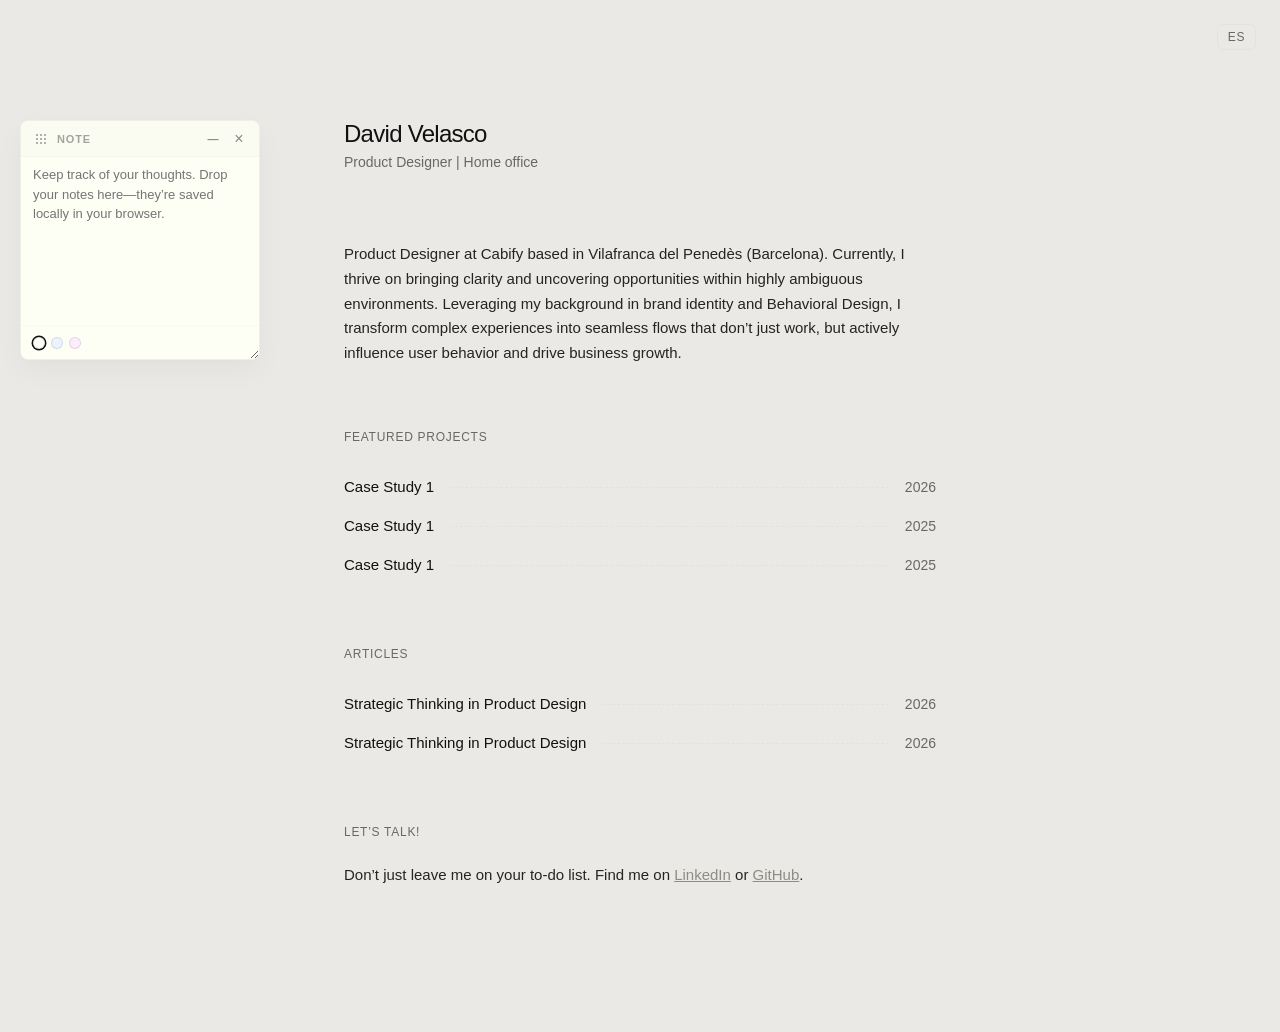
<file: index.html>
<!DOCTYPE html>
<html lang="en">
<head>
    <meta charset="UTF-8">
    <meta name="viewport" content="width=device-width, initial-scale=1.0">
    <title>David Velasco | Product Designer</title>
    <link rel="stylesheet" href="style.css">
</head>
<body>

    <!-- Language toggle (top-right, fixed) -->
    <button id="lang-toggle" class="lang-toggle" aria-label="Switch to Spanish">ES</button>

    <main class="container">

        <header class="header-main">
            <h1>David Velasco</h1>
            <p class="subtitle" data-i18n="home.role">Subtitle</p>
        </header>

        <section class="description">
            <p data-i18n="home.bio">Description</p>
        </section>

        <section>
            <h2 data-i18n="home.section.projects">Featured Projects</h2>
            <div class="list">

                <a href="proyectos/a5f16aa6.html" class="item">
                    <span class="title" data-i18n="home.project1.title">Case Study 1</span>
                    <span class="dots" aria-hidden="true"></span>
                    <span class="year">2026</span>
                </a>
                 <a href="proyectos/a5f16aa6.html" class="item">
                    <span class="title" data-i18n="home.project1.title">Case Study 2</span>
                    <span class="dots" aria-hidden="true"></span>
                    <span class="year">2025</span>
                </a>
                 <a href="proyectos/a5f16aa6.html" class="item">
                    <span class="title" data-i18n="home.project1.title">Case Study 3</span>
                    <span class="dots" aria-hidden="true"></span>
                    <span class="year">2025</span>
                </a>

            </div>
        </section>

        <section>
            <h2 data-i18n="home.section.articles">Articles</h2>
            <div class="list">

                <a href="articulos/article-1.html" class="item">
                    <span class="title" data-i18n="home.article1.title">
                        Article 1
                    </span>
                    <span class="dots" aria-hidden="true"></span>
                    <span class="year">2026</span>
                </a>
                <a href="articulos/article-1.html" class="item">
                    <span class="title" data-i18n="home.article1.title">
                        Article 2
                    </span>
                    <span class="dots" aria-hidden="true"></span>
                    <span class="year">2026</span>
                </a>

            </div>
        </section>

                <section>
            <h2 data-i18n="home.section.more"></h2>
            <div>
                <p class="description subtitle url">
                    <span data-i18n="home.section.more.text"></span>
                    <a href="https://www.linkedin.com/in/davelascoo/" target="_blank">LinkedIn</a>
                    <span data-i18n="home.section.more.text.or"></span> 
                    <a href="https://github.com/dvecan" target="_blank">GitHub</a>. 
                </p>

            </div>
        </section>

    </main>

    <!--
        Load i18n first so translations are available when note.js initialises.
        note.js replaces the old postit.js.
    -->
    <script src="i18n.js"></script>
    <script src="note.js" defer></script>
    <script>
        document.addEventListener("DOMContentLoaded", () => {
            i18n.init();
        });
    </script>

</body>
</html>
</file>
<file: style.css>
/* =============================================================================
   style.css — David Velasco Portfolio
   Minimalist design system: global variables, layout, components, responsive
   ============================================================================= */

/* --- DESIGN TOKENS --------------------------------------------------------- */
:root {
    /* Colors */
    --color-bg:           #EAE9E5;
    --color-text:         #111111;
    --color-text-muted:   #686868;
    --color-text-body:    #242424;
    --color-accent:       #000000;
    --color-line:         #e2e2e2;
    --color-border:       rgba(0, 0, 0, 0.05);

    /* Typography */
    --font-family: 'Geist Sans', -apple-system, BlinkMacSystemFont,
                   "Segoe UI", Roboto, Helvetica, Arial, sans-serif;

    /* Spacing scale */
    --space-xs:   6px;
    --space-sm:   16px;
    --space-md:   24px;
    --space-lg:   32px;
    --space-xl:   48px;
    --space-2xl:  64px;
    --space-3xl:  72px;

    /* Layout */
    --content-max-width: 640px;
    --content-padding-top: 120px;
    --content-padding-bottom: 80px;

    /* Note widget */
    --note-min-width:  160px;
    --note-max-width:  450px;
    --note-max-height: 450px;
    --note-header-height: 36px;
    --note-border-radius: 8px;

    /* Transitions */
    --transition-fast: 0.2s ease;
    --transition-smooth: 0.3s cubic-bezier(0.16, 1, 0.3, 1);
}

/* --- RESET ----------------------------------------------------------------- */
*, *::before, *::after {
    box-sizing: border-box;
}

/* --- BASE ------------------------------------------------------------------ */
body {
    background-color: var(--color-bg);
    color: var(--color-text);
    font-family: var(--font-family);
    margin: 0;
    padding: 0;
    display: flex;
    justify-content: center;
    -webkit-font-smoothing: antialiased;
    -moz-osx-font-smoothing: grayscale;
}
.url a {
    color: #8d8d86; /* <-- Cambia este código HEX por el color de acento de tu portfolio */
    text-decoration: underline; /* Mantiene la línea abajo para indicar que es clicable (buena UX) */
    transition: color 0.2s ease, opacity 0.2s ease; /* Transición suave */
}

.url a:hover {
    color: #bcbbb5; /* Un tono un poco más oscuro o diferente para el feedback visual */
    opacity: 0.8;
}
/* --- LAYOUT ---------------------------------------------------------------- */
.container {
    max-width: var(--content-max-width);
    width: 100%;
    padding: var(--content-padding-top) var(--space-md) var(--content-padding-bottom);
}

/* --- HEADER --------------------------------------------------------------- */
.header-main {
    margin-bottom: var(--space-3xl);
}

/* Language toggle button (top-right corner) */
.lang-toggle {
    position: fixed;
    top: var(--space-md);
    right: var(--space-md);
    background: none;
    border: 1px solid var(--color-line);
    border-radius: 6px;
    font-family: var(--font-family);
    font-size: 12px;
    font-weight: 500;
    color: var(--color-text-muted);
    padding: 5px 10px;
    cursor: pointer;
    letter-spacing: 0.05em;
    transition: color var(--transition-fast),
                border-color var(--transition-fast);
    z-index: 100;
}

.lang-toggle:hover {
    color: var(--color-accent);
    border-color: var(--color-accent);
}

/* --- TYPOGRAPHY ------------------------------------------------------------ */
h1 {
    font-size: 24px;
    font-weight: 500;
    margin: 0 0 var(--space-xs) 0;
    letter-spacing: -0.03em;
}

h2 {
    font-size: 12px;
    font-weight: 500;
    color: var(--color-text-muted);
    margin-top: var(--space-2xl);
    margin-bottom: var(--space-md);
    text-transform: uppercase;
    letter-spacing: 0.06em;
}

.subtitle {
    color: var(--color-text-muted);
    font-size: 14px;
    margin: 0 0 var(--space-lg) 0;
}

.description {
    font-size: 15px;
    line-height: 1.65;
    color: var(--color-text-body);
    margin-bottom: var(--space-2xl);
}

/* --- LIST ITEMS (dotted links) --------------------------------------------- */
.list {
    display: flex;
    flex-direction: column;
    gap: 2px;
}

.item {
    display: flex;
    align-items: baseline;
    color: var(--color-text);
    text-decoration: none;
    font-size: 15px;
    padding: 10px 0;
    transition: color var(--transition-fast);
}

.item:hover {
    color: var(--color-accent);
}

/* Dotted spacer between title and year */
.dots {
    flex-grow: 1;
    border-bottom: 1px dashed var(--color-line);
    margin: 0 var(--space-sm);
    position: relative;
    top: -4px;
    transition: border-color var(--transition-fast);
}

.item:hover .dots {
    border-bottom-color: #aaaaaa;
}

.year {
    color: var(--color-text-muted);
    font-size: 14px;
    font-variant-numeric: tabular-nums;
    transition: color var(--transition-fast);
}

.item:hover .year {
    color: var(--color-accent);
}

/* --- PROJECT / ARTICLE PAGES ----------------------------------------------- */
.project-card,
.featured-image {
    width: 100%;
    height: auto;
    border-radius: 12px;
    border: 1px solid var(--color-border);
    box-shadow: 0 4px 20px rgba(0, 0, 0, 0.015),
                0 1px 2px rgba(0, 0, 0, 0.02);
    margin: var(--space-lg) 0;
    display: block;
    transition: transform var(--transition-smooth);
}

a .project-card:hover {
    transform: translateY(-2px);
}

.back-link {
    display: inline-block;
    color: var(--color-text-muted);
    text-decoration: none;
    font-size: 14px;
    margin-bottom: var(--space-xl);
    transition: color var(--transition-fast),
                transform var(--transition-fast);
}

.back-link:hover {
    color: var(--color-accent);
    transform: translateX(-2px);
}

.content {
    line-height: 1.75;
    font-size: 15px;
    color: #1c1c1c;
}

.content p {
    margin-bottom: 28px;
}

/* --- NOTE WIDGET ----------------------------------------------------------- */
.note-widget {
    position: fixed;
    z-index: 9999;
    min-width: var(--note-min-width);
    min-height: var(--note-header-height);
    max-width: var(--note-max-width);
    max-height: var(--note-max-height);
    border-radius: var(--note-border-radius);
    border: 1px solid rgba(0, 0, 0, 0.06);
    box-shadow: 0 10px 30px rgba(0, 0, 0, 0.04),
                0 1px 4px rgba(0, 0, 0, 0.02);
    display: flex;
    flex-direction: column;
    overflow: hidden;
    resize: both;
    box-sizing: border-box;
    touch-action: none;
}

.note-widget.is-minimized {
    resize: none !important;
    height: var(--note-header-height) !important;
}

/* Header / drag bar */
.note-header {
    height: var(--note-header-height);
    padding: 0 8px 0 4px;
    display: flex;
    align-items: center;
    cursor: move;
    background: rgba(0, 0, 0, 0.01);
    border-bottom: 1px solid rgba(0, 0, 0, 0.03);
    user-select: none;
}

/* Six-dot drag handle icon */
.note-drag-handle {
    width: 32px;
    height: 100%;
    display: flex;
    align-items: center;
    justify-content: center;
    opacity: 0.3;
    transition: opacity 0.15s ease;
    cursor: move;
    flex-shrink: 0;
}

.note-header:hover .note-drag-handle {
    opacity: 0.6;
}

.note-drag-handle::after {
    content: "";
    width: 12px;
    height: 12px;
    background-image: radial-gradient(circle, #000 1px, transparent 1.5px);
    background-size: 4px 4px;
    background-repeat: repeat;
}

/* Widget title label */
.note-label {
    font-size: 11px;
    font-weight: 600;
    color: rgba(0, 0, 0, 0.35);
    letter-spacing: 0.08em;
    margin-right: auto;
    flex-shrink: 0;
    user-select: none;
}

/* Header action buttons (minimize / clear) */
.note-btn {
    background: none;
    border: none;
    color: #888;
    cursor: pointer;
    width: 24px;
    height: 24px;
    display: flex;
    align-items: center;
    justify-content: center;
    margin-left: 2px;
    border-radius: 4px;
    transition: background 0.12s, color 0.12s;
    font-family: inherit;
}

.note-btn--minimize {
    font-size: 11px;
    font-weight: bold;
}

.note-btn--clear {
    font-size: 16px;
    line-height: 1;
}

.note-btn:hover {
    background: rgba(0, 0, 0, 0.06);
    color: #111;
}

/* Textarea body */
.note-body {
    flex-grow: 1;
    padding: 4px 12px;
    display: flex;
}

.note-widget.is-minimized .note-body,
.note-widget.is-minimized .note-footer {
    display: none;
}

.note-textarea {
    width: 100%;
    height: 100%;
    background: transparent;
    border: none;
    resize: none;
    font-family: inherit;
    font-size: 13px;
    line-height: 1.5;
    color: #222;
    padding: 4px 0;
}

.note-textarea:focus {
    outline: none;
}

/* Footer with color swatches */
.note-footer {
    height: 34px;
    padding: 0 12px;
    display: flex;
    align-items: center;
    border-top: 1px solid rgba(0, 0, 0, 0.02);
}

.note-colors {
    display: flex;
    gap: var(--space-xs);
}

.color-swatch {
    width: 12px;
    height: 12px;
    border-radius: 50%;
    cursor: pointer;
    border: 1px solid rgba(0, 0, 0, 0.1);
}

.color-swatch.is-active {
    box-shadow: 0 0 0 1.5px #111;
}

/* Individual swatch colors */
.color-swatch--yellow { background-color: #FDFFF4; }
.color-swatch--blue   { background-color: #EBF3FF; }
.color-swatch--pink   { background-color: #FDEBFF; }

/* --- RESPONSIVE: hide note widget on mobile ------------------------------- */
@media (max-width: 600px) {
    .note-widget {
        display: none !important;
    }

    .note-btn {
        width: 28px;
        height: 28px;
    }
}
</file>
